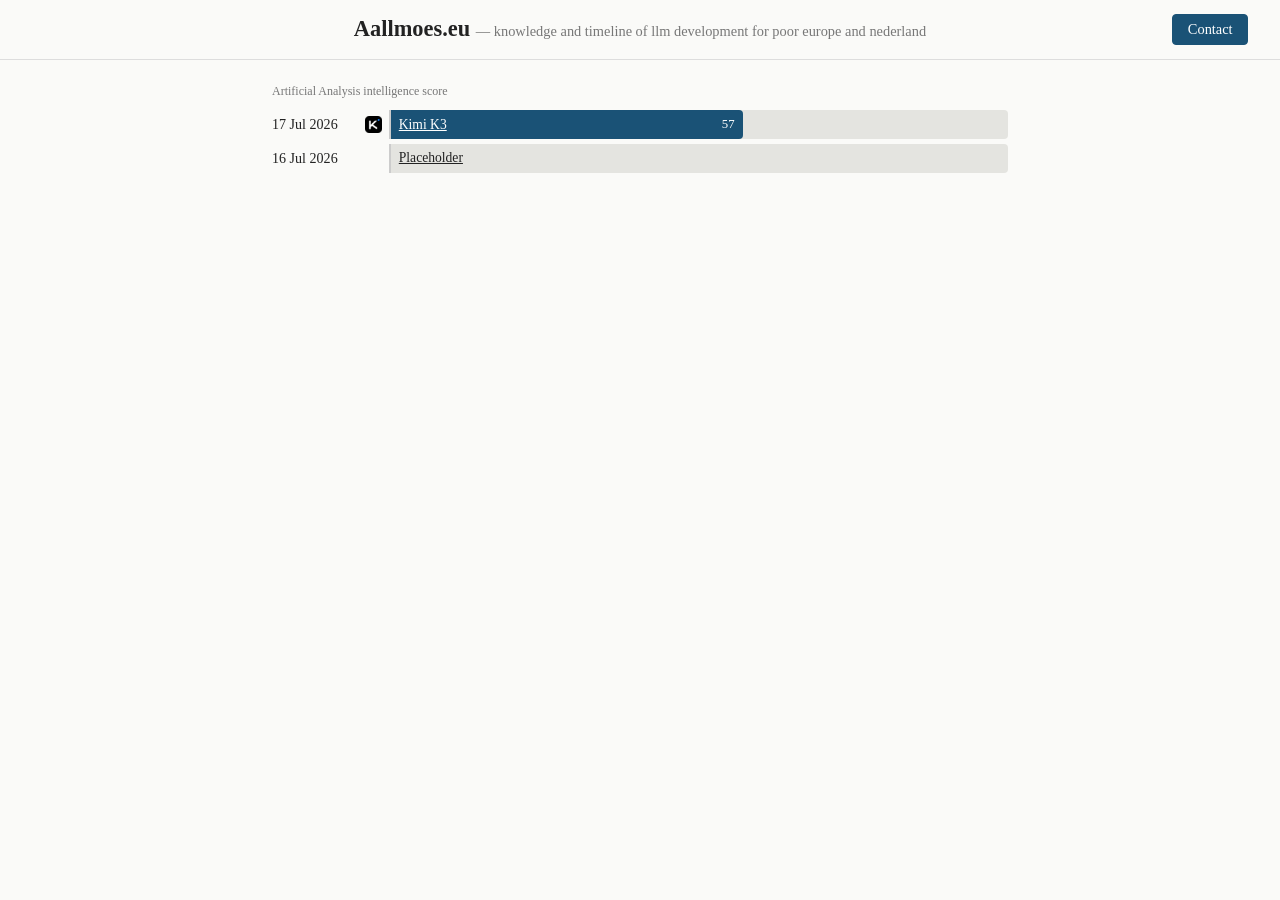
<file: index.html>
<!DOCTYPE html>
<html lang="en">
<head>
  <meta charset="utf-8">
  <meta name="viewport" content="width=device-width, initial-scale=1">
  <title>Aallmoes.eu</title>
  <link rel="stylesheet" href="style.css">
</head>
<body>
  <div class="layout home"></div>
  <script src="site.js"></script>
</body>
</html>
</file>
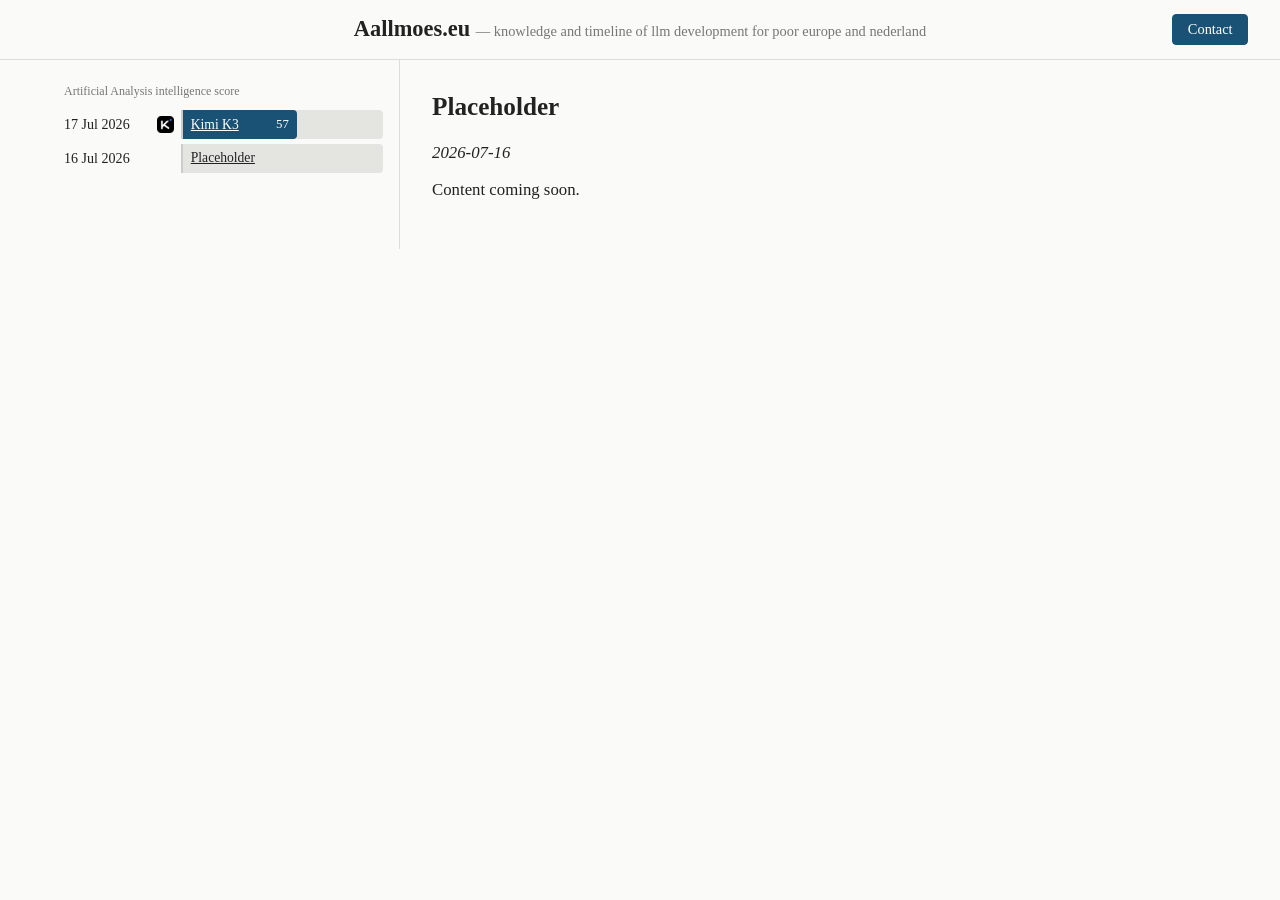
<file: posts/2026-07-16-placeholder.html>
<!DOCTYPE html>
<html lang="en">
<head>
  <meta charset="utf-8">
  <meta name="viewport" content="width=device-width, initial-scale=1">
  <title>Placeholder — Aallmoes.eu</title>
  <link rel="stylesheet" href="../style.css">
</head>
<body>
  <div class="layout">
    <main>
      <h2>Placeholder</h2>
      <p><em>2026-07-16</em></p>

      <p>Content coming soon.</p>
    </main>
  </div>
  <script src="../site.js"></script>
</body>
</html>
</file>
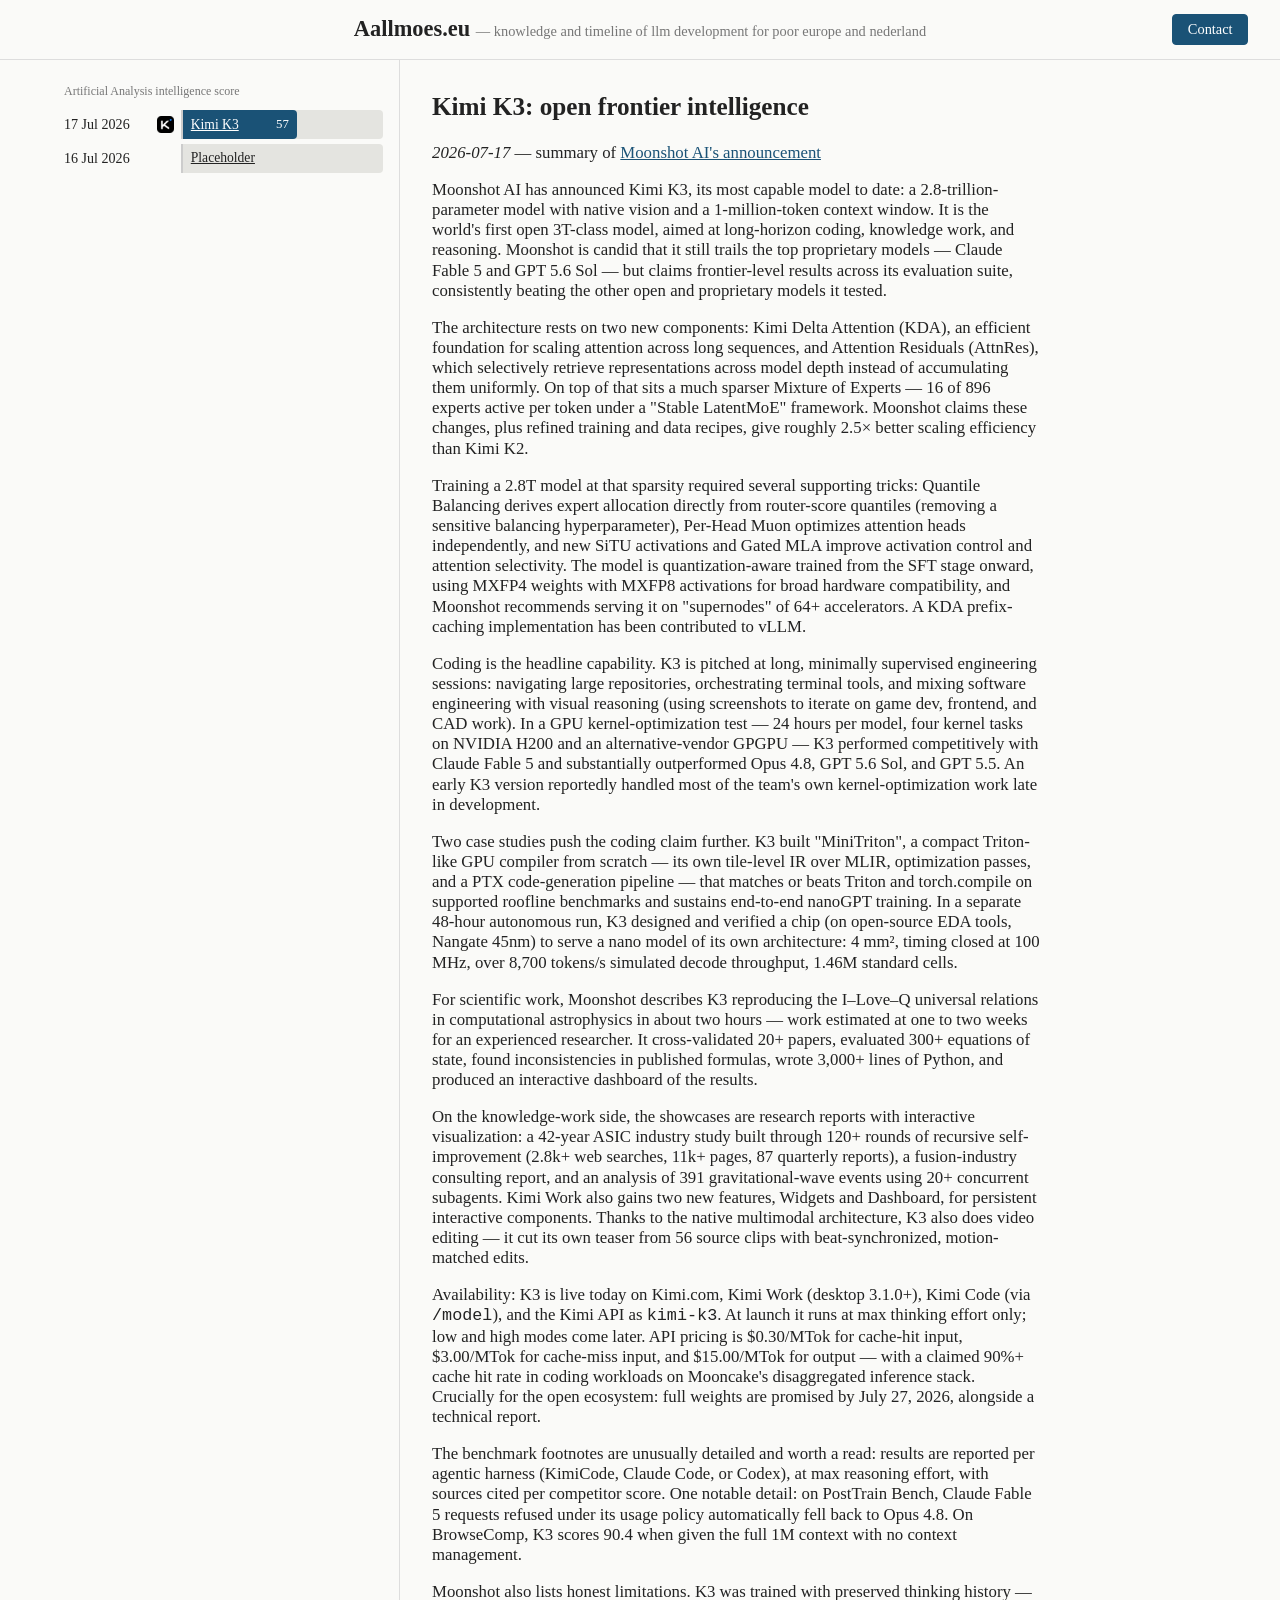
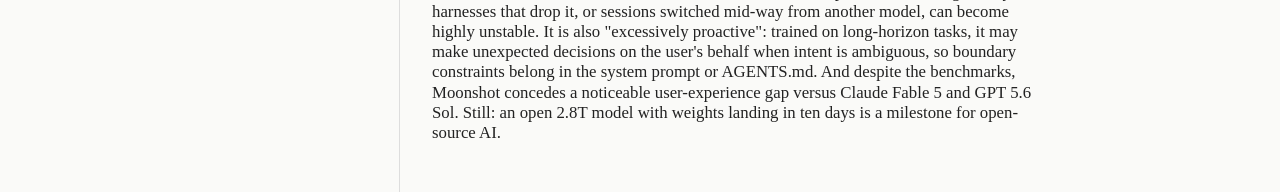
<file: posts/2026-07-17-kimi-k3.html>
<!DOCTYPE html>
<html lang="en">
<head>
  <meta charset="utf-8">
  <meta name="viewport" content="width=device-width, initial-scale=1">
  <title>Kimi K3: open frontier intelligence — Aallmoes.eu</title>
  <link rel="stylesheet" href="../style.css">
</head>
<body>
  <div class="layout">
    <main>
      <h2>Kimi K3: open frontier intelligence</h2>
      <p><em>2026-07-17</em> — summary of <a href="https://www.kimi.com/blog/kimi-k3">Moonshot AI's announcement</a></p>

      <p>Moonshot AI has announced Kimi K3, its most capable model to date: a 2.8-trillion-parameter model with native vision and a 1-million-token context window. It is the world's first open 3T-class model, aimed at long-horizon coding, knowledge work, and reasoning. Moonshot is candid that it still trails the top proprietary models — Claude Fable 5 and GPT 5.6 Sol — but claims frontier-level results across its evaluation suite, consistently beating the other open and proprietary models it tested.</p>

      <p>The architecture rests on two new components: Kimi Delta Attention (KDA), an efficient foundation for scaling attention across long sequences, and Attention Residuals (AttnRes), which selectively retrieve representations across model depth instead of accumulating them uniformly. On top of that sits a much sparser Mixture of Experts — 16 of 896 experts active per token under a "Stable LatentMoE" framework. Moonshot claims these changes, plus refined training and data recipes, give roughly 2.5× better scaling efficiency than Kimi K2.</p>

      <p>Training a 2.8T model at that sparsity required several supporting tricks: Quantile Balancing derives expert allocation directly from router-score quantiles (removing a sensitive balancing hyperparameter), Per-Head Muon optimizes attention heads independently, and new SiTU activations and Gated MLA improve activation control and attention selectivity. The model is quantization-aware trained from the SFT stage onward, using MXFP4 weights with MXFP8 activations for broad hardware compatibility, and Moonshot recommends serving it on "supernodes" of 64+ accelerators. A KDA prefix-caching implementation has been contributed to vLLM.</p>

      <p>Coding is the headline capability. K3 is pitched at long, minimally supervised engineering sessions: navigating large repositories, orchestrating terminal tools, and mixing software engineering with visual reasoning (using screenshots to iterate on game dev, frontend, and CAD work). In a GPU kernel-optimization test — 24 hours per model, four kernel tasks on NVIDIA H200 and an alternative-vendor GPGPU — K3 performed competitively with Claude Fable 5 and substantially outperformed Opus 4.8, GPT 5.6 Sol, and GPT 5.5. An early K3 version reportedly handled most of the team's own kernel-optimization work late in development.</p>

      <p>Two case studies push the coding claim further. K3 built "MiniTriton", a compact Triton-like GPU compiler from scratch — its own tile-level IR over MLIR, optimization passes, and a PTX code-generation pipeline — that matches or beats Triton and torch.compile on supported roofline benchmarks and sustains end-to-end nanoGPT training. In a separate 48-hour autonomous run, K3 designed and verified a chip (on open-source EDA tools, Nangate 45nm) to serve a nano model of its own architecture: 4 mm², timing closed at 100 MHz, over 8,700 tokens/s simulated decode throughput, 1.46M standard cells.</p>

      <p>For scientific work, Moonshot describes K3 reproducing the I–Love–Q universal relations in computational astrophysics in about two hours — work estimated at one to two weeks for an experienced researcher. It cross-validated 20+ papers, evaluated 300+ equations of state, found inconsistencies in published formulas, wrote 3,000+ lines of Python, and produced an interactive dashboard of the results.</p>

      <p>On the knowledge-work side, the showcases are research reports with interactive visualization: a 42-year ASIC industry study built through 120+ rounds of recursive self-improvement (2.8k+ web searches, 11k+ pages, 87 quarterly reports), a fusion-industry consulting report, and an analysis of 391 gravitational-wave events using 20+ concurrent subagents. Kimi Work also gains two new features, Widgets and Dashboard, for persistent interactive components. Thanks to the native multimodal architecture, K3 also does video editing — it cut its own teaser from 56 source clips with beat-synchronized, motion-matched edits.</p>

      <p>Availability: K3 is live today on Kimi.com, Kimi Work (desktop 3.1.0+), Kimi Code (via <code>/model</code>), and the Kimi API as <code>kimi-k3</code>. At launch it runs at max thinking effort only; low and high modes come later. API pricing is $0.30/MTok for cache-hit input, $3.00/MTok for cache-miss input, and $15.00/MTok for output — with a claimed 90%+ cache hit rate in coding workloads on Mooncake's disaggregated inference stack. Crucially for the open ecosystem: full weights are promised by July 27, 2026, alongside a technical report.</p>

      <p>The benchmark footnotes are unusually detailed and worth a read: results are reported per agentic harness (KimiCode, Claude Code, or Codex), at max reasoning effort, with sources cited per competitor score. One notable detail: on PostTrain Bench, Claude Fable 5 requests refused under its usage policy automatically fell back to Opus 4.8. On BrowseComp, K3 scores 90.4 when given the full 1M context with no context management.</p>

      <p>Moonshot also lists honest limitations. K3 was trained with preserved thinking history — harnesses that drop it, or sessions switched mid-way from another model, can become highly unstable. It is also "excessively proactive": trained on long-horizon tasks, it may make unexpected decisions on the user's behalf when intent is ambiguous, so boundary constraints belong in the system prompt or AGENTS.md. And despite the benchmarks, Moonshot concedes a noticeable user-experience gap versus Claude Fable 5 and GPT 5.6 Sol. Still: an open 2.8T model with weights landing in ten days is a milestone for open-source AI.</p>
    </main>
  </div>
  <script src="../site.js"></script>
</body>
</html>
</file>
<file: style.css>
* {
  box-sizing: border-box;
}

body {
  margin: 0;
  font-family: Georgia, serif;
  font-size: 1.05rem;
  line-height: 1.2;
  color: #222;
  background: #fafaf8;
}

a {
  color: #1a5276;
}

header {
  position: relative;
  display: flex;
  align-items: center;
  justify-content: center;
  padding: 1rem 2rem;
  border-bottom: 1px solid #ddd;
}

header .contact {
  position: absolute;
  right: 2rem;
  color: #fff;
  font-size: 0.9rem;
  text-decoration: none;
  padding: 0.35rem 0.9rem;
  background: #1a5276;
  border: 1px solid #1a5276;
  border-radius: 4px;
}

header .contact:hover {
  background: #14405d;
}

header h1 {
  margin: 0;
  font-size: 1.4rem;
}

header .tagline {
  font-size: 0.9rem;
  font-weight: normal;
  color: #777;
}

header h1 a {
  color: inherit;
  text-decoration: none;
}

.layout {
  display: flex;
  max-width: 74rem;
  margin: 0 auto;
}

nav.timeline {
  width: 22rem;
  flex-shrink: 0;
  padding: 1.5rem 1rem;
  border-right: 1px solid #ddd;
}

nav.timeline .chart-caption {
  margin: 0 0 0.75rem;
  font-size: 0.75rem;
  color: #777;
}

/* horizontal bar chart: date | axis line | bar growing rightward */
nav.timeline ul {
  list-style: none;
  margin: 0;
  padding: 0;
}

nav.timeline li {
  display: flex;
  align-items: center;
  gap: 0.4rem;
  margin-bottom: 0.3rem;
}

nav.timeline .track {
  flex: 1;
  min-width: 0;
  border-left: 2px solid #ccc;
}

/* gray backdrop showing where a score of 100 would reach */
nav.timeline .track.has-bar {
  background: #e4e4e0;
  border-radius: 0 4px 4px 0;
}

nav.timeline .bar {
  height: 1.8rem;
  display: flex;
  align-items: center;
  justify-content: space-between;
  gap: 0.4rem;
  padding: 0 0.5rem;
  border-radius: 0 4px 4px 0;
  background: #1a5276;
  color: #fff;
  font-size: 0.85rem;
  text-decoration: none;
  white-space: nowrap;
  overflow: hidden;
}

nav.timeline .bar .label {
  text-decoration: underline;
}

nav.timeline .bar:hover {
  background: #14405d;
}

nav.timeline .bar .num {
  font-size: 0.8rem;
}

/* entries not about a model: title alone on the gray track, no blue bar */
nav.timeline .bar.no-score {
  background: none;
  color: #222;
}

nav.timeline .bar.no-score:hover {
  background: #d8d8d2;
}

nav.timeline .lab-icon {
  flex-shrink: 0;
  width: 1.1rem;
  height: 1.1rem;
}

nav.timeline .date {
  flex-shrink: 0;
  width: 5.4rem;
  font-size: 0.88rem;
  color: #222;
  white-space: nowrap;
  text-decoration: none;
}

nav.timeline .date:hover {
  text-decoration: underline;
}

/* landing page: no main, a wide timeline centered on its own */
.layout.home {
  justify-content: center;
}

.layout.home nav.timeline {
  border-right: none;
  width: 100%;
  max-width: 48rem;
}

main {
  flex: 1;
  padding: 2rem;
  min-width: 0;
  max-width: 42rem;
}

main h2 {
  margin-top: 0;
}

@media (max-width: 40rem) {
  header {
    flex-direction: column;
    gap: 0.5rem;
    text-align: center;
  }
  header .contact {
    position: static;
  }
  .layout {
    flex-direction: column;
  }
  nav.timeline {
    order: 1; /* main (welcome/entry) first, timeline below */
    width: auto;
    border-right: none;
    border-top: 1px solid #ddd;
  }
}
</file>
